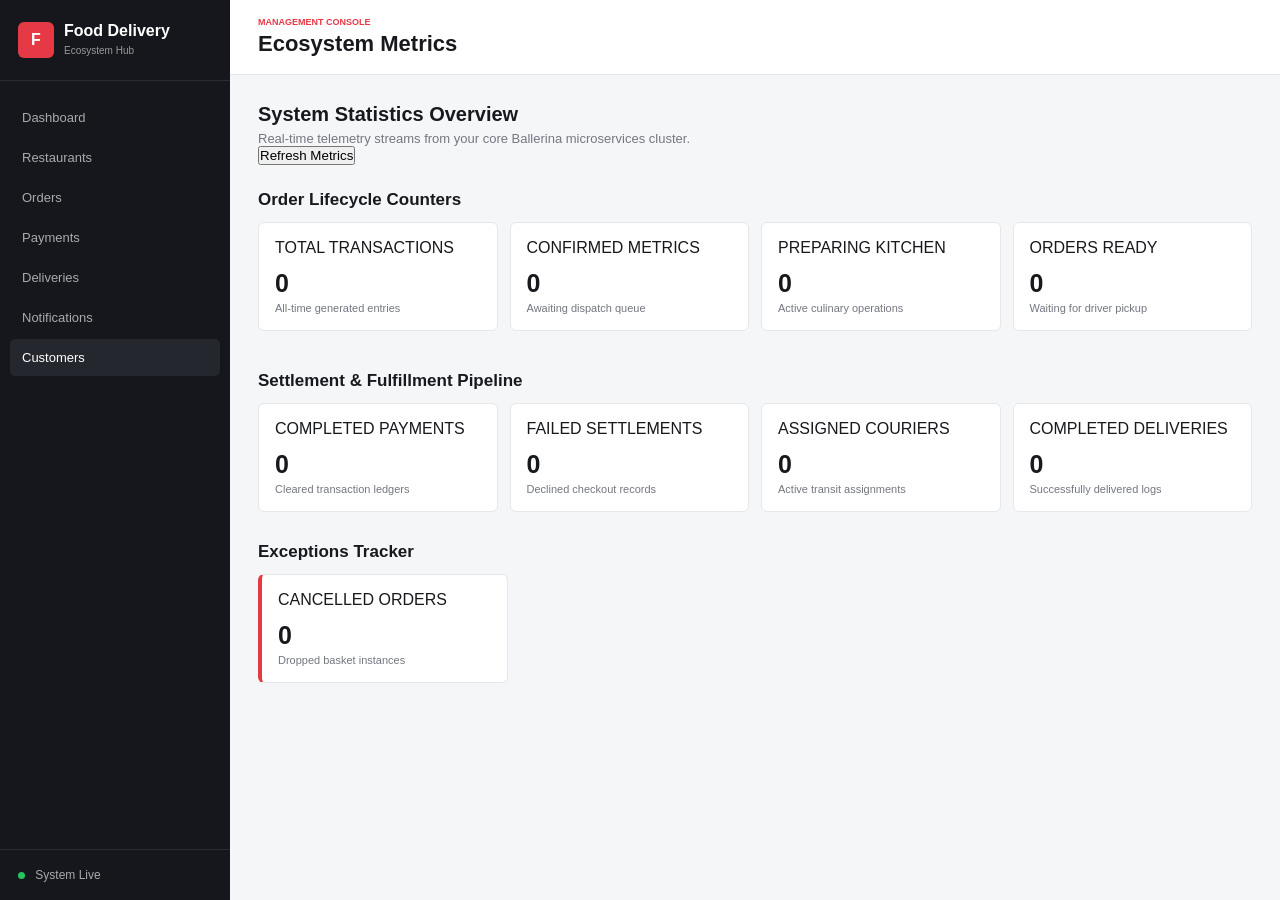
<file: frontend/index.html>
<!DOCTYPE html>
<html lang="en">

<head>
    <meta charset="UTF-8">
    <meta name="viewport" content="width=device-width, initial-scale=1.0">
    <title>Food Delivery</title>
    <link rel="stylesheet" href="css/styles.css">
</head>

<body>

    <div class="app">
        <!-- Sidebar Navigation System -->
        <div class="sidebar">
            <div class="logo">
                <div class="logo-icon">F</div>
                <div>
                    <h2>Food Delivery</h2>
                    <span>Ecosystem Hub</span>
                </div>
            </div>
            <div class="navigation">
                <a href="index.html" class="nav-link">Dashboard</a>
                <a href="restaurants.html" class="nav-link">Restaurants</a>
                <a href="orders.html" class="nav-link">Orders</a>
                <a href="payments.html" class="nav-link">Payments</a>
                <a href="deliveries.html" class="nav-link">Deliveries</a>
                <a href="notifications.html" class="nav-link">Notifications</a>
                <a href="customers.html" class="nav-link active">Customers</a>
            </div>
            <div class="sidebar-bottom">
                <div class="system-status">
                    <span id="connection-status" class="status-dot"></span>
                    System Live
                </div>
            </div>
        </div>

        <!-- Main Workspace Area -->
        <div class="main">
            <!-- Universal Topbar -->
            <div class="topbar">
                <div>
                    <div class="page-label">MANAGEMENT CONSOLE</div>
                    <h1>Ecosystem Metrics</h1>
                </div>
            </div>

            <!-- Page Dashboard Content -->
            <div class="content">
                <div class="welcome">
                    <div>
                        <h2>System Statistics Overview</h2>
                        <p>Real-time telemetry streams from your core Ballerina microservices cluster.</p>
                    </div>
                    <button class="refresh-btn" onclick="fetchLiveStatistics()">Refresh Metrics</button>
                </div>

                <div class="section-header">
                    <h2>Order Lifecycle Counters</h2>
                </div>
                <!-- Section 1: Order Cards Grid -->
                <div class="stats-grid">
                    <div class="stat-card">
                        <div class="stat-header">
                            <span>TOTAL TRANSACTIONS</span>
                        </div>
                        <h3 id="totalOrders">0</h3>
                        <p>All-time generated entries</p>
                    </div>
                    <div class="stat-card">
                        <div class="stat-header">
                            <span>CONFIRMED METRICS</span>
                        </div>
                        <h3 id="confirmedOrders">0</h3>
                        <p>Awaiting dispatch queue</p>
                    </div>
                    <div class="stat-card">
                        <div class="stat-header">
                            <span>PREPARING KITCHEN</span>
                        </div>
                        <h3 id="preparingOrders">0</h3>
                        <p>Active culinary operations</p>
                    </div>
                    <div class="stat-card">
                        <div class="stat-header">
                            <span>ORDERS READY</span>
                        </div>
                        <h3 id="readyOrders">0</h3>
                        <p>Waiting for driver pickup</p>
                    </div>
                </div>

                <div class="section-header" style="margin-top: 40px;">
                    <h2>Settlement & Fulfillment Pipeline</h2>
                </div>
                <!-- Section 2: Logistics Cards Grid -->
                <div class="stats-grid">
                    <div class="stat-card">
                        <div class="stat-header">
                            <span>COMPLETED PAYMENTS</span>
                        </div>
                        <h3 id="completedPayments">0</h3>
                        <p>Cleared transaction ledgers</p>
                    </div>
                    <div class="stat-card">
                        <div class="stat-header">
                            <span>FAILED SETTLEMENTS</span>
                        </div>
                        <h3 id="failedPayments">0</h3>
                        <p>Declined checkout records</p>
                    </div>
                    <div class="stat-card">
                        <div class="stat-header">
                            <span>ASSIGNED COURIERS</span>
                        </div>
                        <h3 id="assignedDeliveries">0</h3>
                        <p>Active transit assignments</p>
                    </div>
                    <div class="stat-card">
                        <div class="stat-header">
                            <span>COMPLETED DELIVERIES</span>
                        </div>
                        <h3 id="completedDeliveries">0</h3>
                        <p>Successfully delivered logs</p>
                    </div>
                </div>

                <!-- Added Cancelled Card in a clean individual block context -->
                <div class="section-header" style="margin-top: 30px;">
                    <h2>Exceptions Tracker</h2>
                </div>
                <div class="stats-grid" style="grid-template-columns: repeat(1, 1fr); max-width: 250px;">
                    <div class="stat-card" style="border-left: 4px solid var(--red);">
                        <div class="stat-header">
                            <span>CANCELLED ORDERS</span>
                        </div>
                        <h3 id="cancelledOrders">0</h3>
                        <p>Dropped basket instances</p>
                    </div>
                </div>

            </div>
        </div>
    </div>

    <script src="js/app.js"></script>
</body>

</html>
</file>
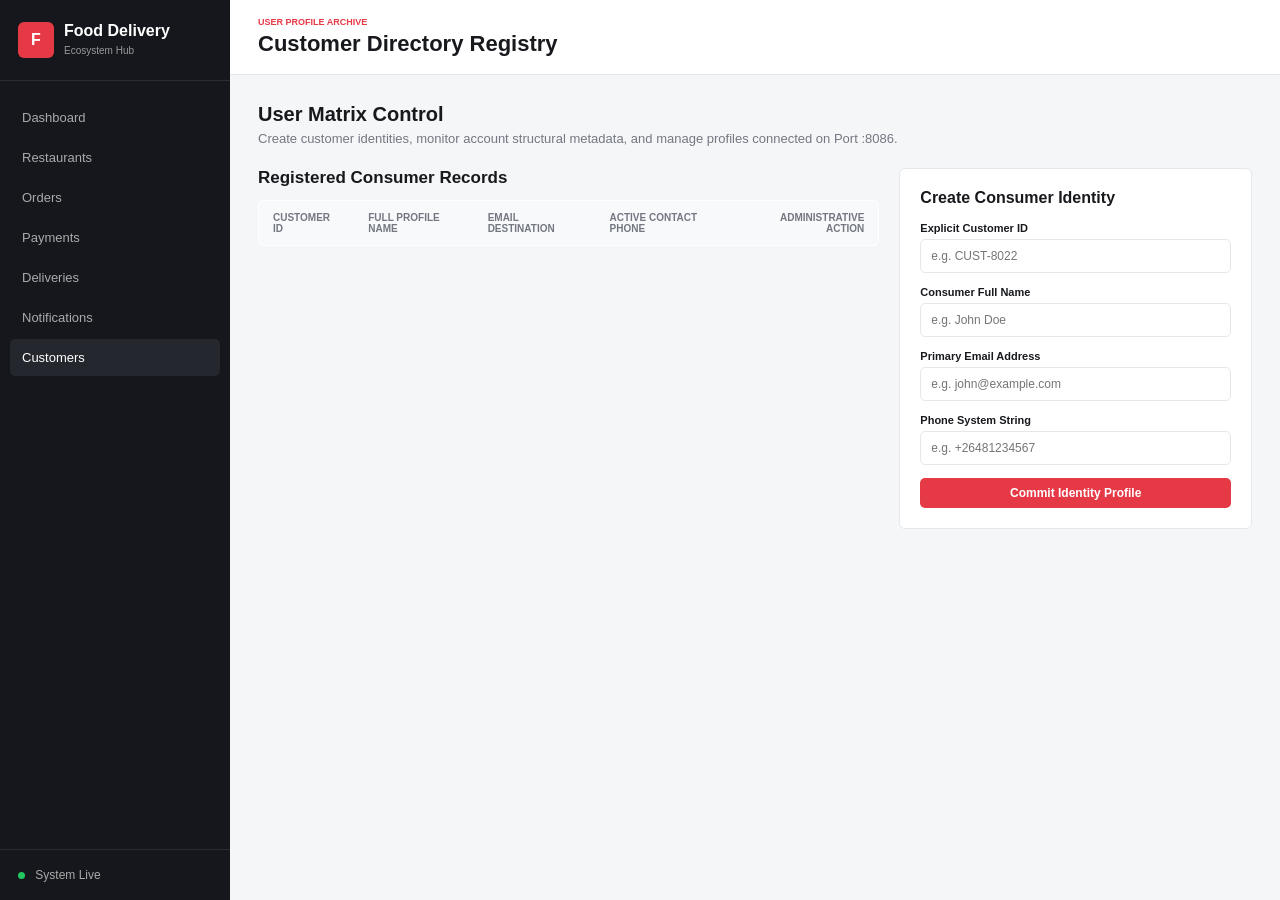
<file: frontend/customers.html>
<!DOCTYPE html>
<html lang="en">
<head>
    <meta charset="UTF-8">
    <meta name="viewport" content="width=device-width, initial-scale=1.0">
    <title>Food Delivery</title>
    <link rel="stylesheet" href="css/styles.css">
</head>
<body>

    <div class="app">
        <div class="sidebar">
            <div class="logo">
            <div class="logo-icon">F</div>
            <div>
                <h2>Food Delivery</h2>
                <span>Ecosystem Hub</span>
            </div>
        </div>
            <div class="navigation">
                <a href="index.html" class="nav-link">Dashboard</a>
                <a href="restaurants.html" class="nav-link">Restaurants</a>
                <a href="orders.html" class="nav-link">Orders</a>
                <a href="payments.html" class="nav-link">Payments</a>
                <a href="deliveries.html" class="nav-link">Deliveries</a>
                <a href="notifications.html" class="nav-link">Notifications</a>
                <a href="customers.html" class="nav-link active">Customers</a>
            </div>
            <div class="sidebar-bottom">
                <div class="system-status">
                    <span class="status-dot"></span>
                    System Live
                </div>
            </div>
        </div>

        <!-- Main Workspace Area -->
        <div class="main">
            <!-- Universal Topbar -->
            <div class="topbar">
                <div>
                    <div class="page-label">USER PROFILE ARCHIVE</div>
                    <h1>Customer Directory Registry</h1>
                </div>
            </div>

            <!-- Page Content Context Area -->
            <div class="content">
                <div class="welcome">
                    <div>
                        <h2>User Matrix Control</h2>
                        <p>Create customer identities, monitor account structural metadata, and manage profiles connected on Port :8086.</p>
                    </div>
                </div>

                <div class="split-view">
                    <!-- Left Column Customer Profile Tables Grid View -->
                    <div class="panel-left">
                        <div class="section-header" style="margin-top:0;"><h2>Registered Consumer Records</h2></div>
                        <table>
                            <thead>
                                <tr>
                                    <th>Customer ID</th>
                                    <th>Full Profile Name</th>
                                    <th>Email Destination</th>
                                    <th>Active Contact phone</th>
                                    <th style="text-align: right;">Administrative Action</th>
                                </tr>
                            </thead>
                            <tbody id="customer-table-body"></tbody>
                        </table>
                    </div>

                    <!-- Right Column Insertion Block Panel Forms -->
                    <div class="panel-right">
                        <div class="section-header" style="margin-top:0;"><h3 style="font-size:16px;">Create Consumer Identity</h3></div>
                        <form id="customer-form" style="margin-top:15px;">
                            <div class="form-group">
                                <label for="customerId">Explicit Customer ID</label>
                                <input type="text" id="customerId" required placeholder="e.g. CUST-8022">
                            </div>
                            <div class="form-group">
                                <label for="name">Consumer Full Name</label>
                                <input type="text" id="name" required placeholder="e.g. John Doe">
                            </div>
                            <div class="form-group">
                                <label for="email">Primary Email Address</label>
                                <input type="email" id="email" required placeholder="e.g. john@example.com">
                            </div>
                            <div class="form-group">
                                <label for="phone">Phone System String</label>
                                <input type="text" id="phone" required placeholder="e.g. +26481234567">
                            </div>
                            <button type="submit" class="btn" style="width: 100%;">Commit Identity Profile</button>
                        </form>
                    </div>
                </div>

            </div>
        </div>
    </div>

    <script src="js/customers.js"></script>
</body>
</html>
</file>
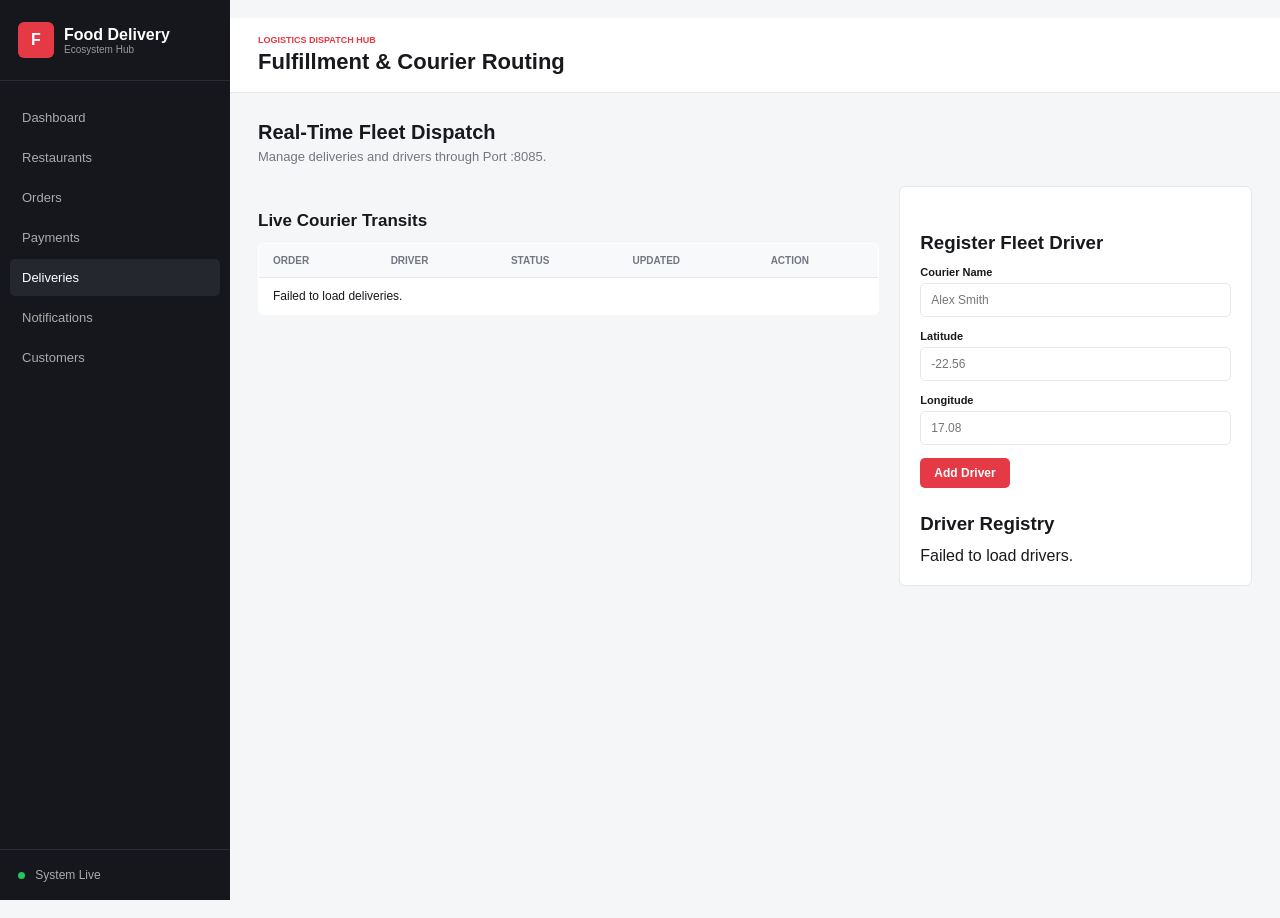
<file: frontend/deliveries.html>
```html
<!DOCTYPE html>
<html lang="en">
<head>
    <meta charset="UTF-8">
    <meta name="viewport" content="width=device-width, initial-scale=1.0">
    <title>Food Delivery</title>
    <link rel="stylesheet" href="css/styles.css">
</head>
<body>

<div class="app">

    <div class="sidebar">
        <div class="logo">
            <div class="logo-icon">F</div>
            <div>
                <h2>Food Delivery</h2>
                <span>Ecosystem Hub</span>
            </div>
        </div>

        <div class="navigation">
            <a href="index.html" class="nav-link">Dashboard</a>
            <a href="restaurants.html" class="nav-link">Restaurants</a>
            <a href="orders.html" class="nav-link">Orders</a>
            <a href="payments.html" class="nav-link">Payments</a>
            <a href="deliveries.html" class="nav-link active">Deliveries</a>
            <a href="notifications.html" class="nav-link">Notifications</a>
            <a href="customers.html" class="nav-link">Customers</a>
        </div>

        <div class="sidebar-bottom">
            <div class="system-status">
                <span class="status-dot"></span> System Live
            </div>
        </div>
    </div>

    <div class="main">

        <div class="topbar">
            <div>
                <div class="page-label">LOGISTICS DISPATCH HUB</div>
                <h1>Fulfillment & Courier Routing</h1>
            </div>
        </div>

        <div class="content">

            <div class="welcome">
                <div>
                    <h2>Real-Time Fleet Dispatch</h2>
                    <p>Manage deliveries and drivers through Port :8085.</p>
                </div>
            </div>

            <div class="split-view">

                <div class="panel-left">
                    <div class="section-header">
                        <h2>Live Courier Transits</h2>
                    </div>

                    <table>
                        <thead>
                            <tr>
                                <th>Order</th>
                                <th>Driver</th>
                                <th>Status</th>
                                <th>Updated</th>
                                <th>Action</th>
                            </tr>
                        </thead>
                        <tbody id="delivery-table-body"></tbody>
                    </table>
                </div>

                <div class="panel-right">

                    <div class="section-header">
                        <h3>Register Fleet Driver</h3>
                    </div>

                    <form id="driver-form">
                        <div class="form-group">
                            <label>Courier Name</label>
                            <input id="driverName" required placeholder="Alex Smith">
                        </div>

                        <div class="form-group">
                            <label>Latitude</label>
                            <input id="latitude" type="number" step="any" required placeholder="-22.56">
                        </div>

                        <div class="form-group">
                            <label>Longitude</label>
                            <input id="longitude" type="number" step="any" required placeholder="17.08">
                        </div>

                        <button class="btn" type="submit">
                            Add Driver
                        </button>
                    </form>

                    <div class="section-header">
                        <h3>Driver Registry</h3>
                    </div>

                    <div id="driver-list"></div>

                </div>

            </div>

        </div>
    </div>
</div>

<script src="js/deliveries.js"></script>

</body>
</html>
</file>
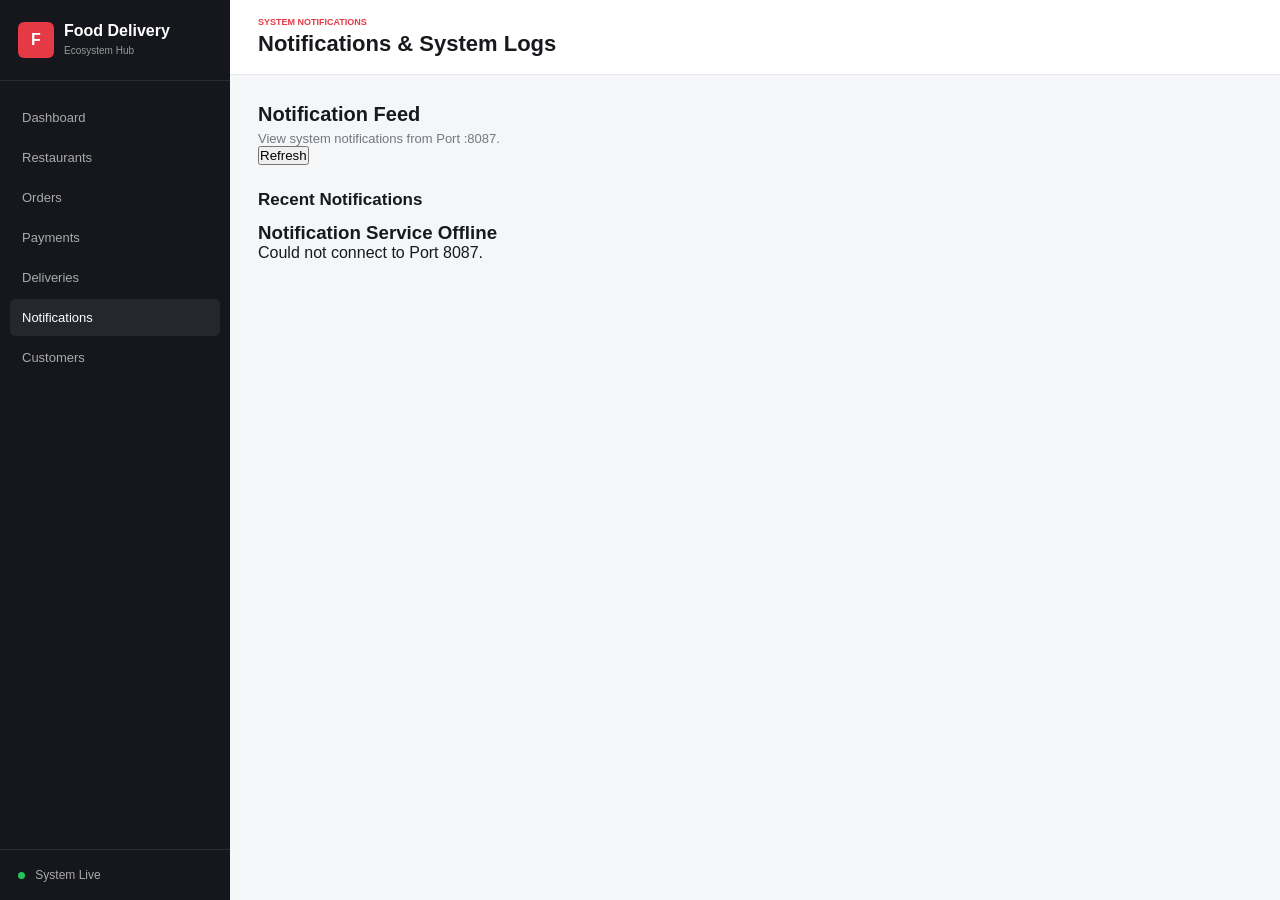
<file: frontend/notifications.html>
<!DOCTYPE html>
<html lang="en">
<head>
    <meta charset="UTF-8">
    <meta name="viewport" content="width=device-width, initial-scale=1.0">
    <title>Food Delivery</title>
    <link rel="stylesheet" href="css/styles.css">
</head>
<body>

<div class="app">

    <div class="sidebar">
       <div class="logo">
            <div class="logo-icon">F</div>
            <div>
                <h2>Food Delivery</h2>
                <span>Ecosystem Hub</span>
            </div>
        </div>

        <div class="navigation">
            <a href="index.html" class="nav-link">Dashboard</a>
            <a href="restaurants.html" class="nav-link">Restaurants</a>
            <a href="orders.html" class="nav-link">Orders</a>
            <a href="payments.html" class="nav-link">Payments</a>
            <a href="deliveries.html" class="nav-link">Deliveries</a>
            <a href="notifications.html" class="nav-link active">Notifications</a>
            <a href="customers.html" class="nav-link">Customers</a>
        </div>

        <div class="sidebar-bottom">
            <div class="system-status">
                <span id="service-status" class="status-dot"></span>
                System Live
            </div>
        </div>
    </div>

    <div class="main">

        <div class="topbar">
            <div>
                <div class="page-label">SYSTEM NOTIFICATIONS</div>
                <h1>Notifications & System Logs</h1>
            </div>
        </div>

        <div class="content">

            <div class="welcome">
                <div>
                    <h2>Notification Feed</h2>
                    <p>View system notifications from Port :8087.</p>
                </div>

                <button class="refresh-btn" onclick="loadNotifications()">
                    Refresh
                </button>
            </div>

            <div class="section-header">
                <h2>Recent Notifications</h2>
            </div>

            <div class="notification-container" id="notifications-list">
                <p style="text-align:center;">Loading notifications...</p>
            </div>

        </div>
    </div>

</div>

<script src="js/notifications.js"></script>

</body>
</html>
</file>
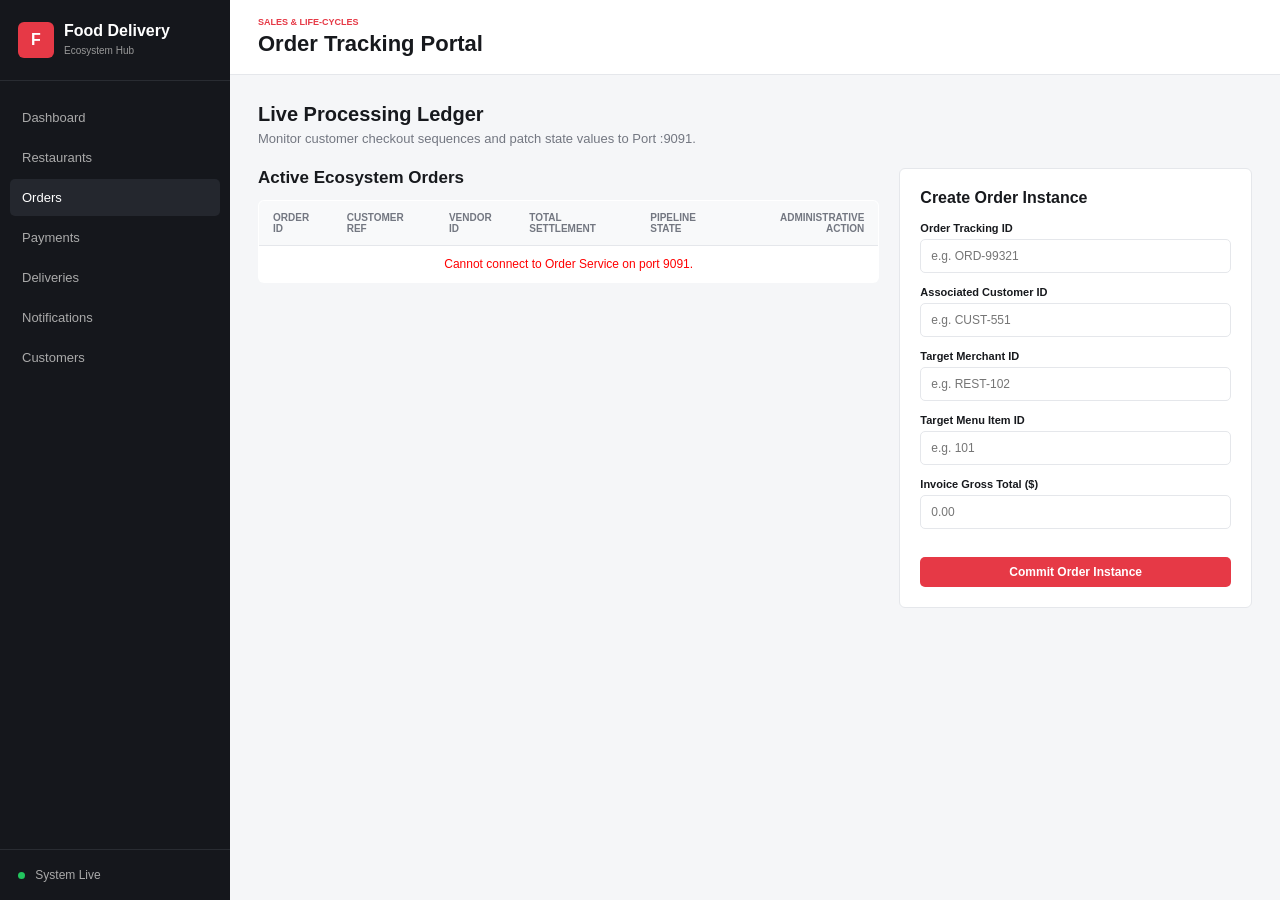
<file: frontend/orders.html>
<!DOCTYPE html>
<html lang="en">
<head>
    <meta charset="UTF-8">
    <meta name="viewport" content="width=device-width, initial-scale=1.0">
    <title>Food Delivery</title>
    <link rel="stylesheet" href="css/styles.css">
</head>
<body>

    <div class="app">
        <div class="sidebar">
            <div class="logo">
                <div class="logo-icon">F</div>
                <div>
                    <h2>Food Delivery</h2>
                    <span>Ecosystem Hub</span>
                </div>
            </div>
            <div class="navigation">
                <a href="index.html" class="nav-link">Dashboard</a>
                <a href="restaurants.html" class="nav-link">Restaurants</a>
                <a href="orders.html" class="nav-link active">Orders</a>
                <a href="payments.html" class="nav-link">Payments</a>
                <a href="deliveries.html" class="nav-link">Deliveries</a>
                <a href="notifications.html" class="nav-link">Notifications</a>
                <a href="customers.html" class="nav-link">Customers</a>
            </div>
            <div class="sidebar-bottom">
                <div class="system-status">
                    <span id="connection-status-dot" class="status-dot"></span>
                    System Live
                </div>
            </div>
        </div>

        <!-- Main Workspace Area -->
        <div class="main">
            <!-- Universal Topbar -->
            <div class="topbar">
                <div>
                    <div class="page-label">SALES & LIFE-CYCLES</div>
                    <h1>Order Tracking Portal</h1>
                </div>
            </div>

            <!-- Page Dashboard Content -->
            <div class="content">
                <div class="welcome">
                    <div>
                        <h2>Live Processing Ledger</h2>
                        <p>Monitor customer checkout sequences and patch state values to Port :9091.</p>
                    </div>
                </div>

                <div class="split-view">
                    <!-- Left Column: Data Grid Table -->
                    <div class="panel-left">
                        <div class="section-header" style="margin-top:0;"><h2>Active Ecosystem Orders</h2></div>
                        <table>
                            <thead>
                                <tr>
                                    <th>Order ID</th>
                                    <th>Customer Ref</th>
                                    <th>Vendor ID</th>
                                    <th>Total Settlement</th>
                                    <th>Pipeline State</th>
                                    <th style="text-align: right;">Administrative Action</th>
                                </tr>
                            </thead>
                            <tbody id="order-table-body">
                                <!-- Populated dynamically via js/orders.js -->
                            </tbody>
                        </table>
                    </div>

                    <!-- Right Column: Permanent Side Input Panel Form Layout -->
                    <div class="panel-right">
                        <div class="section-header" style="margin-top:0;"><h3 style="font-size:16px;">Create Order Instance</h3></div>
                        <form id="order-form" style="margin-top:15px;">
                            <div class="form-group">
                                <label for="orderId">Order Tracking ID</label>
                                <input type="text" id="orderId" required placeholder="e.g. ORD-99321">
                            </div>
                            <div class="form-group">
                                <label for="customerId">Associated Customer ID</label>
                                <input type="text" id="customerId" required placeholder="e.g. CUST-551">
                            </div>
                            <div class="form-group">
                                <label for="restaurantId">Target Merchant ID</label>
                                <input type="text" id="restaurantId" required placeholder="e.g. REST-102">
                            </div>
                            <div class="form-group">
                                <label for="itemId">Target Menu Item ID</label>
                                <input type="text" id="itemId" required placeholder="e.g. 101">
                            </div>
                            <div class="form-group">
                                <label for="totalAmount">Invoice Gross Total ($)</label>
                                <input type="number" step="0.01" id="totalAmount" required placeholder="0.00">
                            </div>
                            <button type="submit" class="btn" style="width: 100%; margin-top: 15px;">Commit Order Instance</button>
                        </form>
                    </div>
                </div>

            </div>
        </div>
    </div>

    <script src="js/orders.js"></script>
</body>
</html>
</file>
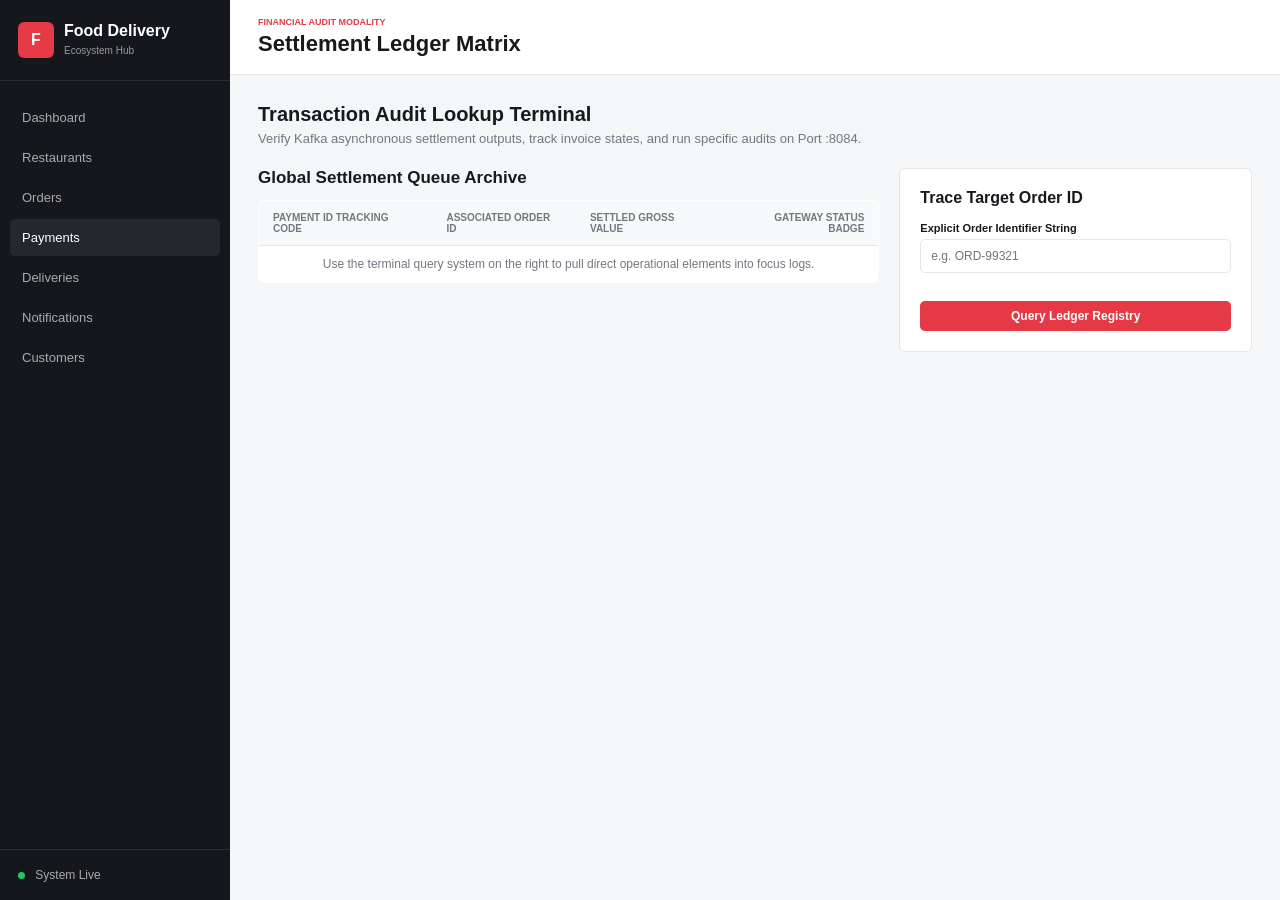
<file: frontend/payments.html>
<!DOCTYPE html>
<html lang="en">
<head>
    <meta charset="UTF-8">
    <meta name="viewport" content="width=device-width, initial-scale=1.0">
    <title>Food Delivery</title>
    <link rel="stylesheet" href="css/styles.css">
</head>
<body>

    <div class="app">
        <div class="sidebar">
            <div class="logo">
                <div class="logo-icon">F</div>
                <div>
                    <h2>Food Delivery</h2>
                    <span>Ecosystem Hub</span>
                </div>
            </div>
            <div class="navigation">
                <a href="index.html" class="nav-link">Dashboard</a>
                <a href="restaurants.html" class="nav-link">Restaurants</a>
                <a href="orders.html" class="nav-link">Orders</a>
                <a href="payments.html" class="nav-link active">Payments</a>
                <a href="deliveries.html" class="nav-link">Deliveries</a>
                <a href="notifications.html" class="nav-link">Notifications</a>
                <a href="customers.html" class="nav-link">Customers</a>
            </div>
            <div class="sidebar-bottom">
                <div class="system-status">
                    <span id="connection-status-dot" class="status-dot"></span>
                    System Live
                </div>
            </div>
        </div>

        <!-- Main Workspace Area -->
        <div class="main">
            <!-- Universal Topbar -->
            <div class="topbar">
                <div>
                    <div class="page-label">FINANCIAL AUDIT MODALITY</div>
                    <h1>Settlement Ledger Matrix</h1>
                </div>
            </div>

            
            <div class="content">
                <div class="welcome">
                    <div>
                        <h2>Transaction Audit Lookup Terminal</h2>
                        <p>Verify Kafka asynchronous settlement outputs, track invoice states, and run specific audits on Port :8084.</p>
                    </div>
                </div>

                
                <div class="alert-zone" id="audit-exception-zone" style="display: none; background-color: #ffb8b8; color: #900; padding: 15px; border-radius: 6px; font-size: 13px; font-weight: 500; margin-bottom: 20px;"></div>

                <div class="split-view">
                    <div class="panel-left">
                        <div class="section-header" style="margin-top:0;"><h2>Global Settlement Queue Archive</h2></div>
                        <table>
                            <thead>
                                <tr>
                                    <th>Payment ID Tracking Code</th>
                                    <th>Associated Order ID</th>
                                    <th>Settled Gross Value</th>
                                    <th style="text-align: right;">Gateway Status Badge</th>
                                </tr>
                            </thead>
                            <tbody id="payment-table-body">
                                <tr>
                                    <td colspan="4" style="text-align:center; color:var(--muted);">Use the terminal query system on the right to pull direct operational elements into focus logs.</td>
                                </tr>
                            </tbody>
                        </table>
                    </div>

                    
                    <div class="panel-right">
                        <div class="section-header" style="margin-top:0;"><h3 style="font-size:16px;">Trace Target Order ID</h3></div>
                        <form id="payment-search-form" style="margin-top:15px;">
                            <div class="form-group">
                                <label for="search-order-id">Explicit Order Identifier String</label>
                                <input type="text" id="search-order-id" required placeholder="e.g. ORD-99321">
                            </div>
                            <button type="submit" class="btn" style="width: 100%; margin-top: 15px;">Query Ledger Registry</button>
                        </form>
                    </div>
                </div>
            </div>
        </div>
    </div>

    <script src="js/payments.js"></script>
</body>
</html>
</file>
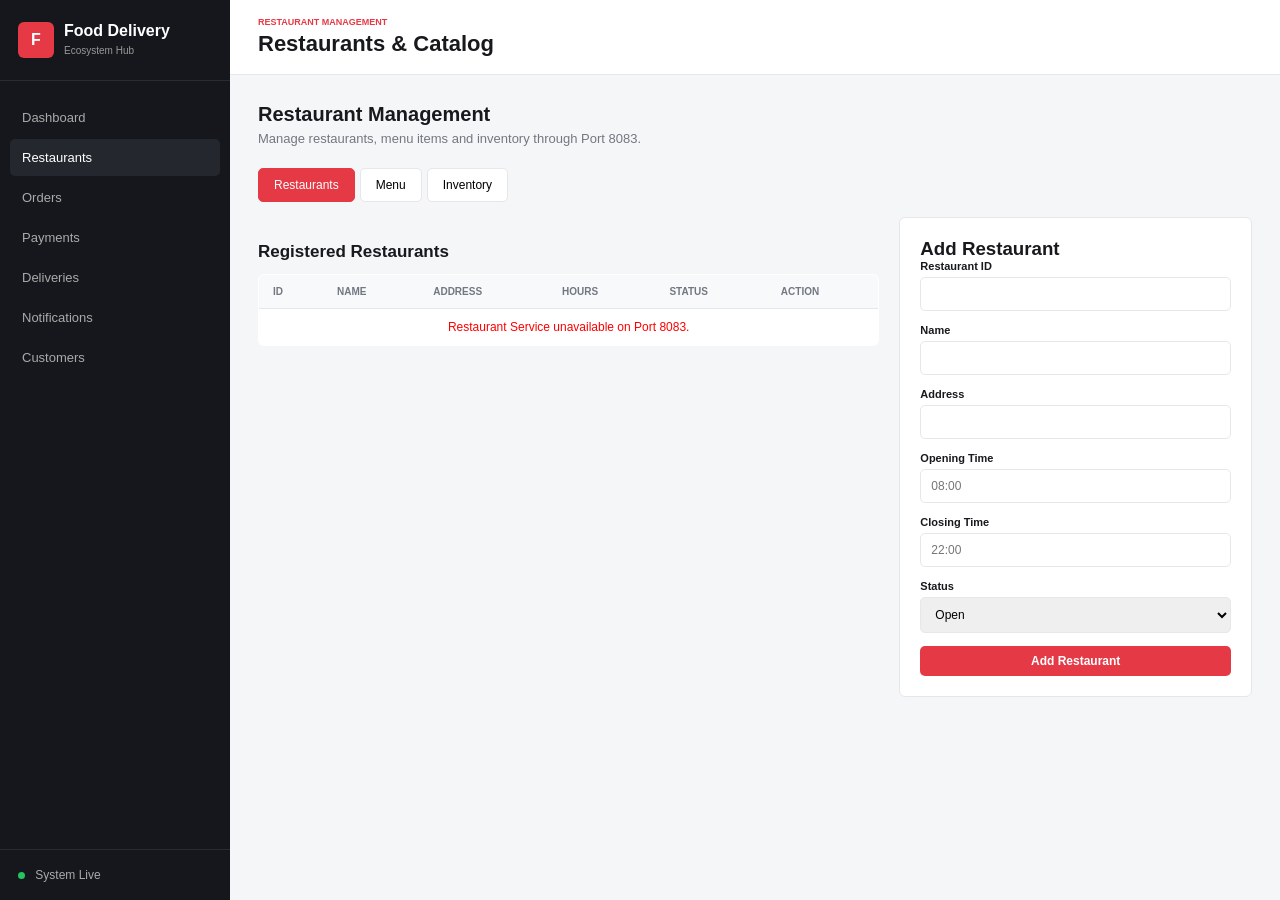
<file: frontend/restaurants.html>
<!DOCTYPE html>
<html lang="en">

<head>
    <meta charset="UTF-8">
    <meta name="viewport" content="width=device-width, initial-scale=1.0">
    <title>Food Delivery</title>
    <link rel="stylesheet" href="css/styles.css">
</head>

<body>

    <div class="app">

        <div class="sidebar">
            <div class="logo">
                <div class="logo-icon">F</div>
                <div>
                    <h2>Food Delivery</h2>
                    <span>Ecosystem Hub</span>
                </div>
            </div>

            <div class="navigation">
                <a href="index.html" class="nav-link">Dashboard</a>
                <a href="restaurants.html" class="nav-link active">Restaurants</a>
                <a href="orders.html" class="nav-link">Orders</a>
                <a href="payments.html" class="nav-link">Payments</a>
                <a href="deliveries.html" class="nav-link">Deliveries</a>
                <a href="notifications.html" class="nav-link">Notifications</a>
                <a href="customers.html" class="nav-link">Customers</a>
            </div>

            <div class="sidebar-bottom">
                <div class="system-status">
                    <span class="status-dot"></span>
                    System Live
                </div>
            </div>
        </div>

        <div class="main">

            <div class="topbar">
                <div>
                    <div class="page-label">RESTAURANT MANAGEMENT</div>
                    <h1>Restaurants & Catalog</h1>
                </div>
            </div>

            <div class="content">

                <div class="welcome">
                    <div>
                        <h2>Restaurant Management</h2>
                        <p>Manage restaurants, menu items and inventory through Port 8083.</p>
                    </div>
                </div>

                <div class="tab-navigation">
                    <button class="tab-btn active-tab" onclick="switchView('restaurants', this)">
                        Restaurants
                    </button>
                    <button class="tab-btn" onclick="switchView('menu', this)">
                        Menu
                    </button>
                    <button class="tab-btn" onclick="switchView('inventory', this)">
                        Inventory
                    </button>
                </div>

                <!-- RESTAURANTS -->
                <div id="tab-restaurants" class="tab-content show">
                    <div class="split-view">

                        <div class="panel-left">
                            <div class="section-header">
                                <h2>Registered Restaurants</h2>
                            </div>

                            <table>
                                <thead>
                                    <tr>
                                        <th>ID</th>
                                        <th>Name</th>
                                        <th>Address</th>
                                        <th>Hours</th>
                                        <th>Status</th>
                                        <th>Action</th>
                                    </tr>
                                </thead>
                                <tbody id="restaurant-table-body"></tbody>
                            </table>
                        </div>

                        <div class="panel-right">
                            <h3>Add Restaurant</h3>

                            <form id="restaurant-form">

                                <div class="form-group">
                                    <label>Restaurant ID</label>
                                    <input type="number" id="restId" required>
                                </div>

                                <div class="form-group">
                                    <label>Name</label>
                                    <input type="text" id="restName" required>
                                </div>

                                <div class="form-group">
                                    <label>Address</label>
                                    <input type="text" id="restAddress" required>
                                </div>

                                <div class="form-group">
                                    <label>Opening Time</label>
                                    <input type="text" id="restOpen" placeholder="08:00" required>
                                </div>

                                <div class="form-group">
                                    <label>Closing Time</label>
                                    <input type="text" id="restClose" placeholder="22:00" required>
                                </div>

                                <div class="form-group">
                                    <label>Status</label>
                                    <select id="restIsOpen">
                                        <option value="true">Open</option>
                                        <option value="false">Closed</option>
                                    </select>
                                </div>

                                <button type="submit" class="btn" style="width:100%;">
                                    Add Restaurant
                                </button>

                            </form>
                        </div>

                    </div>
                </div>

                <!-- MENU -->
                <div id="tab-menu" class="tab-content">

                    <div class="context-selector">
                        <label>Restaurant:</label>
                        <select id="menuTargetSelect" onchange="loadMenuItems(this.value)">
                            <option value="">-- Choose Restaurant --</option>
                        </select>
                    </div>

                    <div class="split-view">

                        <div class="panel-left">
                            <div class="section-header">
                                <h2>Menu Items</h2>
                            </div>

                            <table>
                                <thead>
                                    <tr>
                                        <th>ID</th>
                                        <th>Name</th>
                                        <th>Price</th>
                                        <th>Description</th>
                                        <th>Available</th>
                                        <th>Action</th>
                                    </tr>
                                </thead>
                                <tbody id="menu-table-body">
                                    <tr>
                                        <td colspan="6">Choose a restaurant.</td>
                                    </tr>
                                </tbody>
                            </table>
                        </div>

                        <div class="panel-right">
                            <h3>Add Menu Item</h3>

                            <form id="menu-form">

                                <div class="form-group">
                                    <label>Item ID</label>
                                    <input type="number" id="menuItemId" required>
                                </div>

                                <div class="form-group">
                                    <label>Name</label>
                                    <input type="text" id="menuItemName" required>
                                </div>

                                <div class="form-group">
                                    <label>Price</label>
                                    <input type="number" step="0.01" id="menuItemPrice" required>
                                </div>

                                <div class="form-group">
                                    <label>Description</label>
                                    <textarea id="menuItemDesc" required></textarea>
                                </div>

                                <div class="form-group">
                                    <label>Availability</label>
                                    <select id="menuItemAvail">
                                        <option value="true">Available</option>
                                        <option value="false">Unavailable</option>
                                    </select>
                                </div>

                                <button type="submit" class="btn" style="width:100%;">
                                    Add Menu Item
                                </button>

                            </form>
                        </div>

                    </div>
                </div>

                <!-- INVENTORY -->
                <div id="tab-inventory" class="tab-content">

                    <div class="context-selector">
                        <label>Restaurant:</label>
                        <select id="invTargetSelect" onchange="loadInventoryItems(this.value)">
                            <option value="">-- Choose Restaurant --</option>
                        </select>
                    </div>

                    <div class="split-view">

                        <div class="panel-left">
                            <div class="section-header">
                                <h2>Inventory</h2>
                            </div>

                            <table>
                                <thead>
                                    <tr>
                                        <th>Inventory ID</th>
                                        <th>Item ID</th>
                                        <th>Name</th>
                                        <th>Quantity</th>
                                        <th>Action</th>
                                    </tr>
                                </thead>
                                <tbody id="inventory-table-body">
                                    <tr>
                                        <td colspan="5">Choose a restaurant.</td>
                                    </tr>
                                </tbody>
                            </table>
                        </div>

                        <div class="panel-right">
                            <h3>Add Inventory</h3>

                            <form id="inventory-form">

                                <div class="form-group">
                                    <label>Item ID</label>
                                    <input type="number" id="inventoryItemId" required>
                                </div>

                                <div class="form-group">
                                    <label>Inventory ID</label>
                                    <input type="number" id="inventoryId" required>
                                </div>

                                <div class="form-group">
                                    <label>Item Name</label>
                                    <input type="text" id="inventoryName" required>
                                </div>

                                <div class="form-group">
                                    <label>Quantity</label>
                                    <input type="number" id="inventoryQuantity" min="0" required>
                                </div>

                                <button type="submit" class="btn" style="width:100%;">
                                    Add Inventory
                                </button>

                            </form>
                        </div>

                    </div>
                </div>

            </div>
        </div>
    </div>

    <script src="js/restaurants.js"></script>
</body>

</html>
</file>
<file: frontend/css/styles.css>
* {
    margin: 0;
    padding: 0;
    box-sizing: border-box;
}

:root {
    --bg: #f5f6f8;
    --white: #fff;
    --sidebar: #15171c;
    --sidebar-hover: #24272e;
    --text: #17191d;
    --muted: #737781;
    --border: #e5e7eb;
    --red: #e63946;
    --green: #22c55e;
}

body {
    font-family: Arial, Helvetica, sans-serif;
    background: var(--bg);
    color: var(--text);
}

/* LAYOUT */

.app {
    min-height: 100vh;
    display: flex;
}

.sidebar {
    width: 230px;
    min-height: 100vh;
    background: var(--sidebar);
    color: white;
    position: fixed;
    left: 0;
    top: 0;
    bottom: 0;
    display: flex;
    flex-direction: column;
}

.main {
    margin-left: 230px;
    width: calc(100% - 230px);
}

/* SIDEBAR */

.logo {
    display: flex;
    align-items: center;
    gap: 10px;
    padding: 22px 18px;
    border-bottom: 1px solid #292c32;
}

.logo-icon {
    width: 36px;
    height: 36px;
    background: var(--red);
    border-radius: 6px;
    display: flex;
    align-items: center;
    justify-content: center;
    font-weight: bold;
}

.logo h2 {
    font-size: 16px;
}

.logo span {
    font-size: 10px;
    color: #999;
}

.navigation {
    padding: 18px 10px;
}

.nav-link {
    display: block;
    color: #aaa;
    text-decoration: none;
    padding: 11px 12px;
    margin-bottom: 3px;
    border-radius: 5px;
    font-size: 13px;
}

.nav-link:hover,
.nav-link.active {
    background: var(--sidebar-hover);
    color: white;
}

.sidebar-bottom {
    margin-top: auto;
    padding: 18px;
    border-top: 1px solid #292c32;
}

.system-status {
    font-size: 12px;
    color: #aaa;
}

.status-dot {
    display: inline-block;
    width: 7px;
    height: 7px;
    background: var(--green);
    border-radius: 50%;
    margin-right: 7px;
}

/* TOPBAR */

.topbar {
    height: 75px;
    background: var(--white);
    border-bottom: 1px solid var(--border);
    padding: 0 28px;
    display: flex;
    align-items: center;
}

.page-label {
    font-size: 9px;
    font-weight: bold;
    color: var(--red);
    margin-bottom: 4px;
}

.topbar h1 {
    font-size: 22px;
}

/* CONTENT */

.content {
    padding: 28px;
}

.welcome {
    margin-bottom: 22px;
}

.welcome h2 {
    font-size: 20px;
    margin-bottom: 5px;
}

.welcome p {
    color: var(--muted);
    font-size: 13px;
}

/* CARDS */

.stat-card,
.service-card,
.panel-right,
.context-selector {
    background: white;
    border: 1px solid var(--border);
    border-radius: 6px;
}

.stat-card,
.service-card {
    padding: 16px;
}

.stats-grid {
    display: grid;
    grid-template-columns: repeat(4, 1fr);
    gap: 12px;
}

.stat-card h3 {
    font-size: 25px;
    margin-top: 12px;
}

.stat-card p {
    font-size: 11px;
    color: var(--muted);
    margin-top: 4px;
}

/* SERVICES */

.services-grid {
    display: grid;
    grid-template-columns: repeat(4, 1fr);
    gap: 12px;
}

.service-title {
    display: flex;
    align-items: center;
    gap: 7px;
    font-size: 13px;
    font-weight: bold;
}

.service-dot {
    width: 7px;
    height: 7px;
    background: var(--green);
    border-radius: 50%;
}

.service-status {
    display: block;
    margin-top: 10px;
    font-size: 9px;
    color: var(--green);
    font-weight: bold;
}

.service-card p {
    margin-top: 6px;
    color: var(--muted);
    font-size: 11px;
}

/* SECTIONS */

.section-header {
    margin: 25px 0 12px;
}

.section-header h2 {
    font-size: 17px;
}

/* SPLIT VIEW */

.split-view {
    display: flex;
    gap: 20px;
    margin-top: 15px;
}

.panel-left {
    flex: 2;
}

.panel-right {
    flex: 1;
    padding: 20px;
    height: fit-content;
}

/* TABLE */

table {
    width: 100%;
    border-collapse: collapse;
    background: white;
    border: 1px solid var(--border);
    border-radius: 6px;
    overflow: hidden;
}

th,
td {
    padding: 11px 14px;
    text-align: left;
    font-size: 12px;
    border-bottom: 1px solid var(--border);
}

th {
    background: #f8f9fa;
    color: var(--muted);
    font-size: 10px;
    text-transform: uppercase;
}

tr:last-child td {
    border-bottom: none;
}

/* BUTTONS */

.btn {
    display: inline-flex;
    align-items: center;
    justify-content: center;
    background: var(--red);
    color: white;
    border: none;
    padding: 8px 14px;
    border-radius: 5px;
    cursor: pointer;
    font-size: 12px;
    font-weight: bold;
}

.btn:hover {
    background: #c92f3b;
}

.btn-danger {
    background: #e63946;
}

.btn-secondary {
    background: white;
    color: var(--text);
    border: 1px solid var(--border);
}

/* FORMS */

.form-group {
    margin-bottom: 13px;
}

.form-group label {
    display: block;
    margin-bottom: 5px;
    font-size: 11px;
    font-weight: bold;
}

.form-group input,
.form-group select,
.form-group textarea {
    width: 100%;
    padding: 9px 10px;
    border: 1px solid var(--border);
    border-radius: 5px;
    font-size: 12px;
    outline: none;
}

.form-group input:focus,
.form-group select:focus,
.form-group textarea:focus {
    border-color: var(--red);
}

/* TABS */

.tab-navigation {
    display: flex;
    gap: 5px;
    margin-bottom: 15px;
}

.tab-btn {
    background: white;
    border: 1px solid var(--border);
    padding: 9px 15px;
    border-radius: 5px;
    cursor: pointer;
    font-size: 12px;
}

.tab-btn.active-tab {
    background: var(--red);
    color: white;
    border-color: var(--red);
}

.tab-content {
    display: none;
}

.tab-content.show {
    display: block;
}

/* SELECTOR */

.context-selector {
    padding: 14px;
    margin-bottom: 18px;
    display: flex;
    align-items: center;
    gap: 10px;
}

.context-selector label {
    font-size: 12px;
    font-weight: bold;
}

.context-selector select {
    padding: 7px 10px;
    border: 1px solid var(--border);
    border-radius: 5px;
    font-size: 12px;
}

/* NOTIFICATIONS */

.notification-message {
    margin: 10px 0;
    padding: 10px;
    background: #f5f6f8;
    border-radius: 5px;
}

.notification-message strong {
    display: block;
    margin-bottom: 4px;
    font-size: 12px;
}

.notification-message p {
    margin: 0;
    color: #2f3542;
    line-height: 1.4;
    font-size: 12px;
}

/* MOBILE */

@media (max-width: 900px) {
    .sidebar {
        width: 200px;
    }

    .main {
        margin-left: 200px;
        width: calc(100% - 200px);
    }

    .stats-grid,
    .services-grid {
        grid-template-columns: repeat(2, 1fr);
    }

    .split-view {
        flex-direction: column;
    }
}

@media (max-width: 600px) {
    .sidebar {
        display: none;
    }

    .main {
        margin-left: 0;
        width: 100%;
    }

    .content {
        padding: 18px;
    }

    .stats-grid,
    .services-grid {
        grid-template-columns: 1fr;
    }
}
</file>
